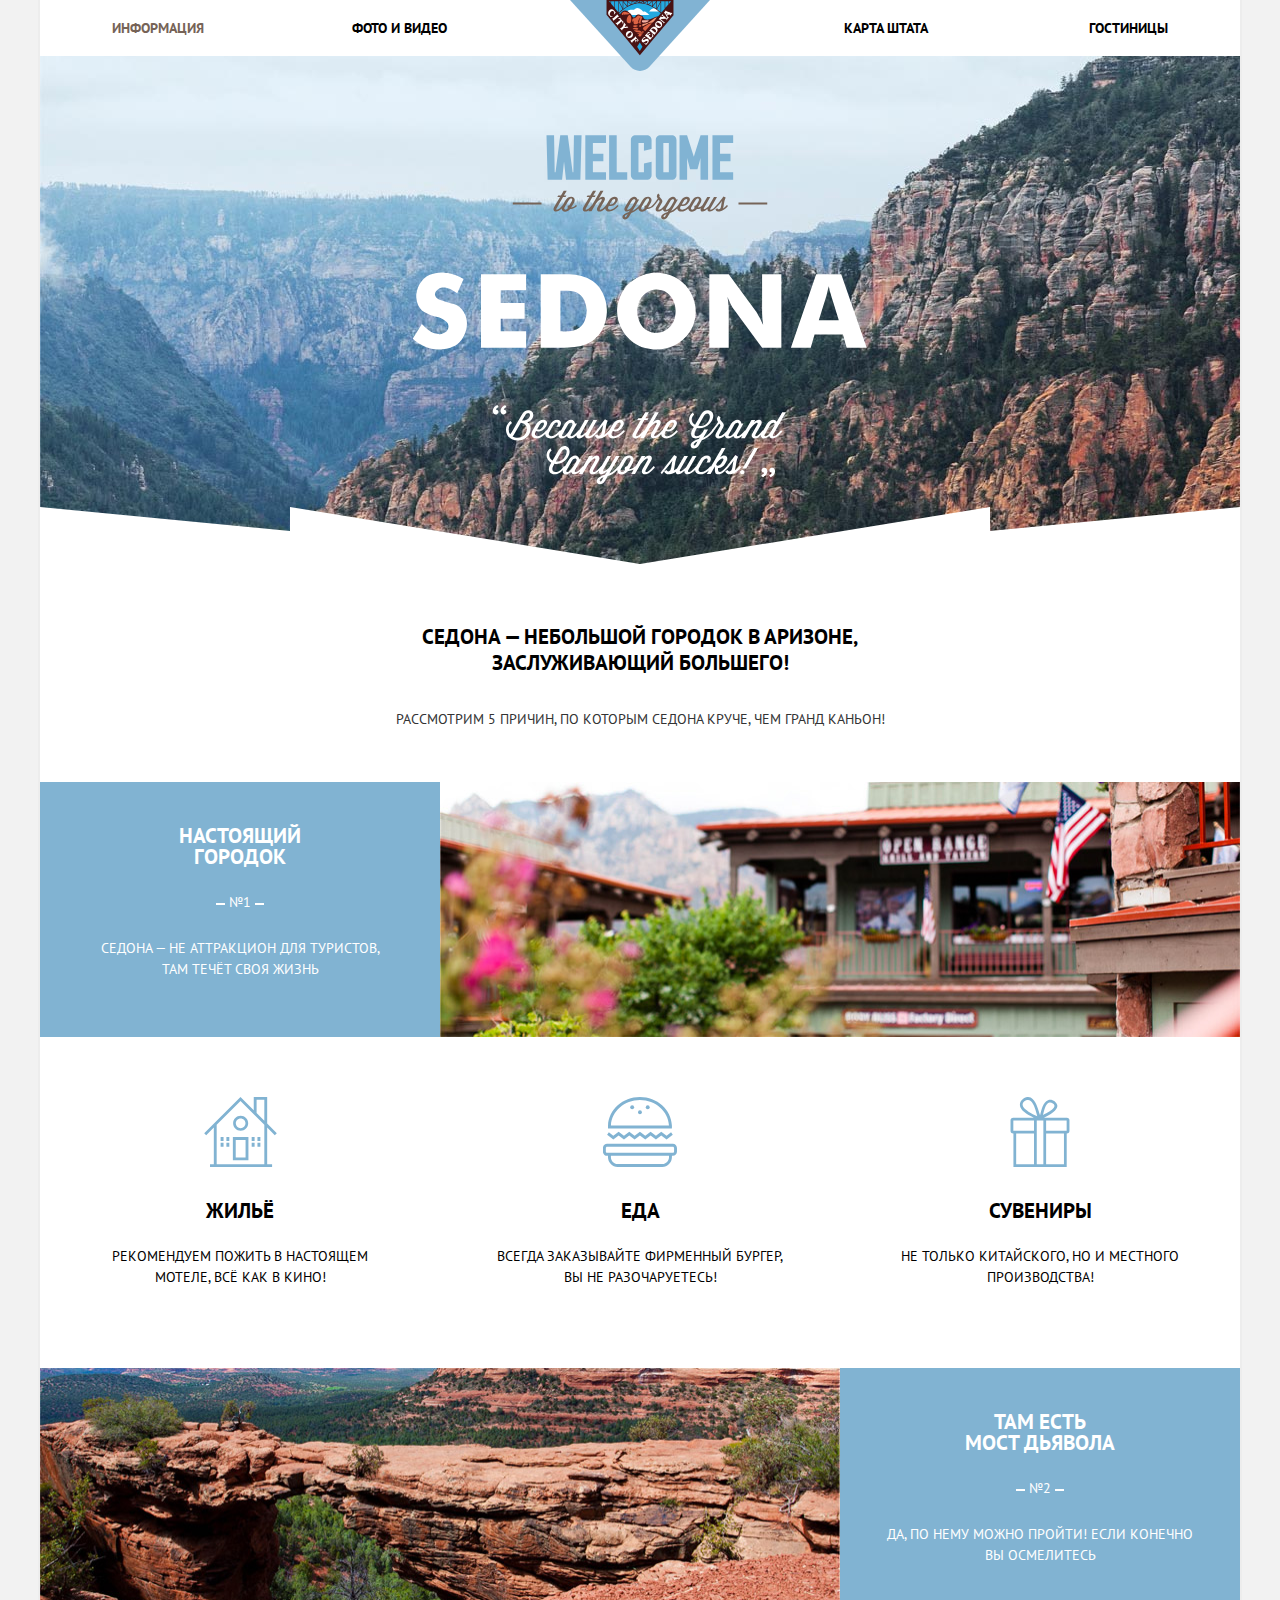
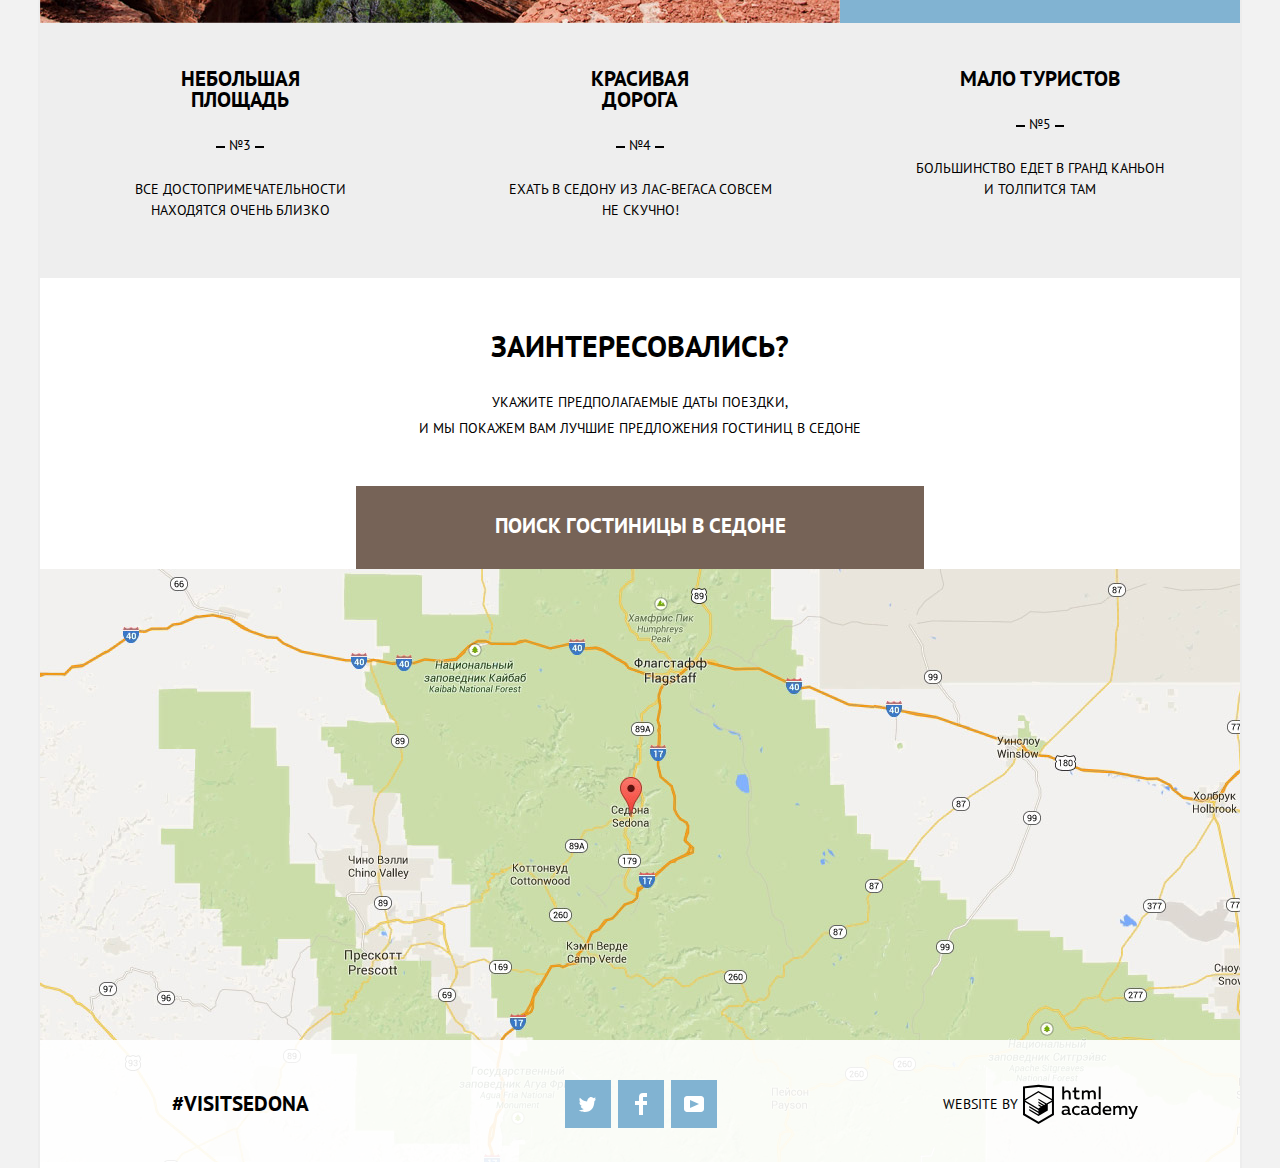
<file: index.html>
<!DOCTYPE html>
<html lang="ru">
<head>
  <meta charset="utf-8">
  <title>Cедона</title>
  <link href="https://fonts.googleapis.com/css?family=PT+Sans:400,700&display=swap&subset=cyrillic" rel="stylesheet">
  <link href="css/normalize.min.css" rel="stylesheet">
  <link href="css/style.min.css" rel="stylesheet">
</head>
<body>
  <div class="wrap">
    <header class="header-page">
      <nav class="main-menu">
        <a class="main-logo"><img src="img/logo-img/logo-sedona.svg" width="140" height="71" alt="Логотип"></a>
        <ul class="site-navigation">
          <li class="active"><a href="#">Информация</a></li>
          <li><a href="#">Фото и видео</a></li>
          <li><a href="#">Карта штата </a></li>
          <li><a href="catalog.html">Гостиницы</a></li>
        </ul>
      </nav>
    </header>
    <main class="container">
      <section class="canyon-img">
        <h1 class="visual-hidden">отдых в Седоне</h1>
        <p class="visual-hidden">Welcome to the gorgeous Sedona</p>
        <p class="visual-hidden">Because the Grand Canyon sucks!</p>
      </section>
      <section class="content">
        <h2 class="content-title">Седона &mdash; небольшой городок в Аризоне, заслуживающий большего!</h2>
        <p class="text-preview">Рассмотрим 5 причин, по которым Седона круче, чем Гранд Каньон!</p>
      </section>
       <section class="reason">
        <ol class="reason-list">
          <li class="first-reason">
            <div class="reason-wrap">
            <h2 class="reason-title">Настоящий городок</h2>
              <p class="number"> №1 </p>
              <p class="reason-text">Седона &mdash; не аттракцион для туристов, там течёт своя жизнь</p>
            </div>
            <img src="img/landscape-img/landscape-3.jpg" alt="Картинка городка" width="800" height="255">
            <ul class="bonus-reason">
            <li>
            <svg xmlns="http://www.w3.org/2000/svg" width="75" height="72" viewBox="0 0 75 72">
            <g fill="#81B3D2">
            <path d="M29.656 65.033h16V41.21h-16v23.823zm2.937-20.899h10.125V62.11H32.593V44.134z" />
            <path d="M72.771 39.253l2.076-2.068-9.908-9.865V0H51.127v13.567L37.5 0 .152 37.185l2.077 2.068 7.832-7.795v37.618H6.124V72h63.875v-2.924H64.94V31.458l7.831 7.795zM62.002 69.076H12.999V28.534L37.5 4.149l24.502 24.385v40.542zm0-44.682l-7.938-7.902V2.924h7.938v21.47z" />
            <path d="M29.906 27.08c0 4.261 3.47 7.713 7.75 7.713 4.279 0 7.75-3.452 7.75-7.713 0-4.259-3.471-7.713-7.75-7.713-4.281 0-7.75 3.454-7.75 7.713zm7.75-4.945c2.744 0 4.969 2.214 4.969 4.945 0 2.732-2.225 4.948-4.969 4.948-2.746 0-4.97-2.216-4.97-4.948 0-2.731 2.225-4.945 4.97-4.945zM17.061 41.21h3v3.919h-3zM22.999 41.21h3v3.919h-3zM17.061 47.182h3v3.919h-3zM22.999 47.182h3v3.919h-3zM48.998 41.21h3v3.919h-3zM54.936 41.21h3v3.919h-3zM48.998 47.182h3v3.919h-3zM54.936 47.182h3v3.919h-3z" /></g>
            </svg>
            <h2 class="reason-title">Жильё</h2>
            <p class="reason-text">Рекомендуем пожить в настоящем мотеле, всё как в кино!</p>
              </li>
              <li>
                <svg xmlns="http://www.w3.org/2000/svg" width="74" height="70" viewBox="0 0 74 70">
                  <g fill="#81B3D2">
                    <path  d="M69.854 46.71H4.051c-2.274 0-4.135 1.94-4.135 4.313v3.504c0 2.372 1.861 4.313 4.135 4.313h.93v1.053c0 5.536 4.341 10.065 9.648 10.065h44.646c5.306 0 9.648-4.529 9.648-10.065V58.84h.93c2.274 0 4.135-1.941 4.135-4.313v-3.504c0-2.373-1.86-4.313-4.134-4.313zm-3.848 13.184c0 3.871-3.019 7.021-6.73 7.021H14.629c-3.711 0-6.731-3.15-6.731-7.021v-1.053h58.107v1.053zm5.065-5.367c0 .688-.558 1.271-1.218 1.271H4.051c-.66 0-1.217-.582-1.217-1.271v-3.504c0-.688.558-1.271 1.217-1.271h65.802c.66 0 1.218.582 1.218 1.271v3.504zM15.634 38.406l5.323 4.059 5.326-4.059 5.328 4.059 5.328-4.059 5.328 4.059 5.329-4.059 5.327 4.059 5.33-4.06 5.336 4.059 6.194-4.712-1.72-2.459-4.474 3.403-5.336-4.057-5.33 4.056-5.327-4.057-5.329 4.057-5.328-4.057-5.328 4.057-5.328-4.057-5.325 4.057-5.323-4.057-5.327 4.057-4.467-3.401-1.721 2.457 6.188 4.714zM7.978 31.544H68.855c.041-.619.069-1.241.069-1.87 0-.394-.016-.783-.032-1.173C68.227 12.657 54.186 0 36.952 0 19.719 0 5.677 12.657 5.013 28.501c-.017.39-.032.78-.032 1.173 0 .629.028 1.251.07 1.87h2.927zM36.952 3.043c15.591 0 28.35 11.316 29.021 25.458H7.931c.673-14.142 13.43-25.458 29.021-25.458z" />
                    <ellipse cx="36.952" cy="15.26" rx="1.945" ry="2.03" />
                    <ellipse cx="29.172" cy="10.23" rx="1.946" ry="2.03" />
                    <ellipse cx="44.732" cy="10.23" rx="1.946" ry="2.03" />
                  </g>
                </svg>
                <h2 class="reason-title">Еда</h2>
                <p class="reason-text">Всегда заказывайте фирменный бургеp, вы не разочаруетесь! </p>
              </li>
              <li>
                <svg xmlns="http://www.w3.org/2000/svg" width="64" height="76" viewBox="0 0 64 76">
                  <path fill-rule="evenodd" clip-rule="evenodd" fill="#81B3D2" d="M61.097 22.501H36.312C50.125 15.602 51.229 11.25 50.72 8.816c-1.162-3.963-5.692-7.023-10.002-5.407-5.569 2.089-7.137 10.388-8.644 16.387-1.924-6.07-3.784-13.814-8.136-17.737C22.677.921 20.843-.205 18.175.031c-4.026.356-9.802 5.382-7.458 10.981 2.251 5.378 9.687 8.777 14.578 11.489H2.879A2.882 2.882 0 0 0 0 25.37v11.322a2.882 2.882 0 0 0 2.879 2.869h.274V76h57.841V39.561h.103a2.882 2.882 0 0 0 2.88-2.869V25.37a2.882 2.882 0 0 0-2.88-2.869zM42.413 5.944c2.103-.31 4.982 1.299 5.255 3.209.393 2.756-3.4 5.255-5.086 6.421-2.523 1.744-4.928 2.643-7.287 4.055.884-3.69 2.549-13.011 7.118-13.685zm-22.882 9.968c-2.225-1.485-6.544-4.431-6.44-7.771.112-3.595 5.743-6.57 8.814-3.886 3.856 3.371 5.713 11.105 7.119 16.557-3.249-1.539-6.328-2.788-9.493-4.9zm5.972 57.114H6.136V39.561h19.368v33.465zm0-36.502H3.046V25.538h22.457v10.986zm10.157 0v36.503h-7.174V25.538h7.174v10.986zm22.351 36.502H38.644V39.561h19.367v33.465zm2.92-36.502H38.644V25.538h22.287v10.986z" />
                </svg>
                <h2 class="reason-title">Сувениры</h2>
                <p class="reason-text">Не только китайского, но и местного производства!</p>
              </li>
            </ul>
          </li>
          <li class="second-reason">
            <img src="img/landscape-img/landscape-2.jpg" alt="Картинка моста" width="800" height="255">
            <div class="reason-wrap second">
              <h2 class="reason-title">Там есть<br> мост Дьявола</h2>
              <p class="number"> №2 </p>
              <p class="reason-text">Да, по нему можно пройти! Если конечно вы осмелитесь</p>
            </div>
          </li>
          <li class="other-reason">
            <div class="reason-wrap">
              <h2 class="reason-title">Небольшая площадь</h2>
              <p class="number other"> №3 </p>
              <p class="reason-text">Все достопримечательности находятся очень близко</p>
            </div>
          </li>
          <li class="other-reason">
            <div class="reason-wrap">
              <h2 class="reason-title">Красивая дорога</h2>
              <p class="number other"> №4 </p>
              <p class="reason-text">Ехать в Седону из Лас-Вегаса совсем не скучно! </p>
            </div>
          </li>
          <li class="other-reason">
            <div class="reason-wrap">
              <h2 class="reason-title">Мало туристов</h2>
              <p class="number other"> №5 </p>
              <p class="reason-text">Большинство едет в Гранд Каньон<br> и толпится там </p>
            </div>
          </li>
        </ol>
      </section>
      <section class="connect">
        <div class="interesting-preview">
          <h2 class="connect-title-interesting">Заинтересовались?</h2>
          <p class="point-date">Укажите предполагаемые даты поездки,<br> и мы покажем вам лучшие предложения гостиниц в Седоне</p>
          <p class="search-title"><button class="title-btn" type="submit">Поиск гостиницы в Седоне</button></p>
        </div>
        <div class="hide-form visual">
         <form class="hotel-search" method="get" action="#">
           <p class="date-field">
              <label for="arrival-field" class="hotel-search-item"><span class="form-text">Дата заезда:</span></label>
              <span class="arrival-calendar">
                <input id="arrival-field" class="date-arrival" type="text" name="arrival-date" placeholder="24 апреля 2017">
                <button class="view-calendar" type="button" aria-label="Календарь"><svg class="calendar-svg" xmlns="http://www.w3.org/2000/svg" width="21" height="22" viewBox="0 0 21 22">
                    <path d="M19.251 2.025h-2.845V.648c0-.381-.294-.689-.656-.689-.363 0-.656.308-.656.689v1.377h-3.938V.648c0-.381-.294-.689-.655-.689-.363 0-.657.308-.657.689v1.377H5.906V.648c0-.381-.294-.689-.656-.689-.363 0-.657.308-.657.689v1.377H1.75C.784 2.025 0 2.847 0 3.862v16.302C0 21.179.784 22 1.75 22h17.501c.966 0 1.749-.821 1.749-1.836V3.862c0-1.015-.783-1.837-1.749-1.837zm.437 18.139a.448.448 0 0 1-.437.459H1.75a.45.45 0 0 1-.438-.459V3.862a.45.45 0 0 1 .438-.459h2.844v1.378c0 .381.294.689.657.689.362 0 .656-.308.656-.689V3.403h3.938v1.378c0 .381.294.689.657.689.361 0 .655-.308.655-.689V3.403h3.938v1.378c0 .381.293.689.656.689.362 0 .656-.308.656-.689V3.403h2.845c.241 0 .437.206.437.459v16.302z" />
                    <path d="M4.594 8.225h2.625v2.066H4.594zM4.594 11.668h2.625v2.067H4.594zM4.594 15.112h2.625v2.066H4.594zM9.188 15.112h2.625v2.066H9.188zM9.188 11.668h2.625v2.067H9.188zM9.188 8.225h2.625v2.066H9.188zM13.781 15.112h2.625v2.066h-2.625zM13.781 11.668h2.625v2.067h-2.625zM13.781 8.225h2.625v2.066h-2.625z" />
                  </svg></button>
              </span>
            </p>
            <p class="date-field">
              <label for="departure-field" class="hotel-search-item"><span class="form-text">Дата выезда:</span></label>
              <span class="arrival-calendar">
                <input id="departure-field" class="date-arrival" type="text" name="departure-date" placeholder="4 июля 2017">
                <button class="view-calendar" type="button" aria-label="Календарь"><svg class="calendar-svg" xmlns="http://www.w3.org/2000/svg" width="21" height="22" viewBox="0 0 21 22">
                    <path d="M19.251 2.025h-2.845V.648c0-.381-.294-.689-.656-.689-.363 0-.656.308-.656.689v1.377h-3.938V.648c0-.381-.294-.689-.655-.689-.363 0-.657.308-.657.689v1.377H5.906V.648c0-.381-.294-.689-.656-.689-.363 0-.657.308-.657.689v1.377H1.75C.784 2.025 0 2.847 0 3.862v16.302C0 21.179.784 22 1.75 22h17.501c.966 0 1.749-.821 1.749-1.836V3.862c0-1.015-.783-1.837-1.749-1.837zm.437 18.139a.448.448 0 0 1-.437.459H1.75a.45.45 0 0 1-.438-.459V3.862a.45.45 0 0 1 .438-.459h2.844v1.378c0 .381.294.689.657.689.362 0 .656-.308.656-.689V3.403h3.938v1.378c0 .381.294.689.657.689.361 0 .655-.308.655-.689V3.403h3.938v1.378c0 .381.293.689.656.689.362 0 .656-.308.656-.689V3.403h2.845c.241 0 .437.206.437.459v16.302z" />
                    <path d="M4.594 8.225h2.625v2.066H4.594zM4.594 11.668h2.625v2.067H4.594zM4.594 15.112h2.625v2.066H4.594zM9.188 15.112h2.625v2.066H9.188zM9.188 11.668h2.625v2.067H9.188zM9.188 8.225h2.625v2.066H9.188zM13.781 15.112h2.625v2.066h-2.625zM13.781 11.668h2.625v2.067h-2.625zM13.781 8.225h2.625v2.066h-2.625z" />
                  </svg></button>
              </span>
            </p>
            <div class="old-item">
              <p class="old-field">
                <label for="adult-field" class="hotel-search-item">
                  <span class="form-text-old">Взрослые:</span></label>
                <span class="number-group">
                  <button class="less-number" type="button">-</button>
                  <input id="adult-field" class="number-field" type="text" name="adult" placeholder="2">
                  <button class="more-number" type="button">+</button>
                </span>
                <label for="children-field" class="hotel-search-item">
                  <span class="text-old-children">Дети:</span></label>
                <span class="number-group">
                  <button class="less-number" type="button">-</button>
                  <input id="children-field" class="number-field" type="text" name="children" placeholder="0">
                  <button class="more-number" type="button">+</button>
                </span>
              </p>
            </div>
            <button class="search-btn" type="submit">Найти</button>
          </form>
        </div>
      </section>
      <div class="map-img">
        <iframe src="https://www.google.com/maps/embed?pb=!1m18!1m12!1m3!1d724914.019741914!2d-111.94522986187921!3d34.91631256878833!2m3!1f0!2f0!3f0!3m2!1i1024!2i768!4f13.1!3m3!1m2!1s0x872da132f942b00d%3A0x5548c523fa6c8efd!2z0KHQtdC00L7QvdCwLCDQkNGA0LjQt9C-0L3QsCA4NjMzNiwg0KHQqNCQ!5e0!3m2!1sru!2sby!4v1561890832528!5m2!1sru!2sby" allowfullscreen></iframe>
      </div>
    </main>
    <footer class="page-footer">
      <p class="mini-link"><a href="#">#Visitsedona</a></p>
      <div class="footer-social">
        <ul class="social-networks">
          <li><a class="social-button" href="#" aria-label="Твиттер">
            <svg class="social-btn-svg" xmlns="http://www.w3.org/2000/svg" xmlns:xlink="http://www.w3.org/1999/xlink" width="17" height="15" viewBox="0 0 17 15">
            <path d="M10.95.144c1.685-.496 2.984.27 3.577 1.179.673-.231 1.331-.481 2.011-.708a2.345 2.345 0 0 1-.857 1.768c.685.17 1.304-.491 1.304-.491-.169 1-1.006 1.788-1.563 2.024-.231 6.75-3.175 11.217-10.077 11.082h-.446c-.41 0-4.164-.46-4.898-1.887 2.271.196 3.893-.422 4.693-1.177-.96-.3-2.679-.477-2.979-2.95.349.106.564.228 1.19.119C1.705 8.247.374 7.53.448 5.33c.285.328 1.067.536 1.34.472C1.085 5.561-.182 2.442.894.85c1.818 1.854 3.735 3.606 7.152 3.773C8.254 2.33 9.183.793 10.95.144z" />
            </svg></a></li>
          <li>
            <a class="social-button" href="#" aria-label="Фейсбук">
              <svg class="social-btn-svg" xmlns="http://www.w3.org/2000/svg" width="12" height="22" viewBox="0 0 12 22">
              <path d="M12 4V0H8a4 4 0 0 0-4 4v4H0v4h4v10h4V12h4V8H8V4h4z" />
              </svg>
            </a>
          </li>
          <li>
            <a class="social-button" href="#" aria-label="Ютуб">
              <svg class="social-btn-svg" xmlns="http://www.w3.org/2000/svg" xmlns:xlink="http://www.w3.org/1999/xlink" width="20" height="16" viewBox="0 0 20 16">
              <path d="M17 0H3C1.35 0 0 1.35 0 3v10c0 1.65 1.35 3 3 3h14c1.65 0 3-1.35 3-3V3c0-1.65-1.35-3-3-3zM6.027 11.998V4.002L15.014 8l-8.987 3.998z" />
              </svg>
            </a>
          </li>
        </ul>
      </div>
      <p class="footer-copyright">Website by<a class="footer-logo" href="https://htmlacademy.ru"> <svg class="logo-html" id="Layer_1" width="115" height="41" data-name="Layer 1" xmlns="http://www.w3.org/2000/svg" viewBox="0 0 108.08 36.85">
            <title>logo-htmlacademy-small1</title>
            <path d="M44.61,26.88a2,2,0,0,0,.55-0.1v1.33a3.25,3.25,0,0,1-1.18.21,1.67,1.67,0,0,1-1.67-1,4.84,4.84,0,0,1-3.14,1.08c-1.51,0-2.91-.83-2.91-2.55,0-2.13,2-2.79,3.71-2.79a11.08,11.08,0,0,1,2.17.25v-0.3c0-1-.76-1.77-2.19-1.77a7.42,7.42,0,0,0-3,.64v-1.7a10.21,10.21,0,0,1,3.19-.55c2.36,0,3.81,1.12,3.81,3.65v3a0.54,0.54,0,0,0,.49.59h0.17Zm-6.44-1.13A1.35,1.35,0,0,0,39.63,27h0.11a3.39,3.39,0,0,0,2.41-1V24.58a9.72,9.72,0,0,0-1.81-.21c-1,0-2.16.33-2.16,1.38h0Zm12.36-6.11a5,5,0,0,1,2.57.64V22a4.08,4.08,0,0,0-2.3-.7,2.75,2.75,0,1,0,0,5.49,5,5,0,0,0,2.43-.64v1.71a6.27,6.27,0,0,1-2.76.57A4.21,4.21,0,0,1,46,24.51q0-.21,0-0.41a4.32,4.32,0,0,1,4.18-4.46h0.38Zm12.17,7.24a2,2,0,0,0,.55-0.1v1.33a3.25,3.25,0,0,1-1.18.21,1.67,1.67,0,0,1-1.67-1,4.84,4.84,0,0,1-3.14,1.08c-1.51,0-2.91-.83-2.91-2.55,0-2.13,2-2.79,3.71-2.79a11.08,11.08,0,0,1,2.17.25v-0.3c0-1-.76-1.77-2.19-1.77a7.42,7.42,0,0,0-3,.64v-1.7a10.21,10.21,0,0,1,3.19-.55c2.36,0,3.81,1.12,3.81,3.65v3a0.54,0.54,0,0,0,.49.59h0.17Zm-6.44-1.13A1.35,1.35,0,0,0,57.73,27h0.11a3.39,3.39,0,0,0,2.41-1V24.58a9.72,9.72,0,0,0-1.81-.21c-1.06,0-2.16.33-2.16,1.38h0ZM73,16V28.2H71.35V26.88a3.88,3.88,0,0,1-3.19,1.54,4.4,4.4,0,0,1,0-8.78,3.81,3.81,0,0,1,3,1.3V16H73Zm-4.53,5.22a2.76,2.76,0,1,0,0,5.52A2.86,2.86,0,0,0,71.15,25V23A2.91,2.91,0,0,0,68.49,21.27ZM79,19.64c3.31,0,4.46,2.68,3.92,5.09H76.7c0.21,1.5,1.67,2.11,3.19,2.11a6.11,6.11,0,0,0,2.64-.59v1.6a7.14,7.14,0,0,1-3,.57C77,28.42,74.78,27,74.78,24a4.18,4.18,0,0,1,4-4.39H79Zm0.09,1.54a2.28,2.28,0,0,0-2.44,2.1v0.06H81.3A2,2,0,0,0,79.13,21.18Zm5.73,7V19.87h1.65v1a3.81,3.81,0,0,1,2.78-1.27A2.86,2.86,0,0,1,91.89,21a4.12,4.12,0,0,1,2.91-1.33A3.06,3.06,0,0,1,98,23V28.2h-1.9V23.05a1.59,1.59,0,0,0-1.42-1.75H94.42a2.8,2.8,0,0,0-2.07,1.12V28.2h-1.9V23.05A1.59,1.59,0,0,0,89,21.31H88.8a3,3,0,0,0-2.21,1.29v5.63H84.86Zm21.31-8.33h1.9l-3.91,9.46c-0.9,2.17-2.09,2.86-3.35,2.86a4.76,4.76,0,0,1-1.1-.14V30.46a2.86,2.86,0,0,0,.85.12c0.9,0,1.58-.64,2.07-1.9l0.17-.42-4-8.4h2l2.86,6.29ZM38.73,1.46V6.22a3.81,3.81,0,0,1,2.7-1.14,3.25,3.25,0,0,1,3.44,3.4v5.15H43V8.72a1.81,1.81,0,0,0-1.61-2h-0.3a2.93,2.93,0,0,0-2.32,1.39v5.52h-1.9V1.46h1.9ZM49.94,2.31v3h3V6.91h-3v3.81c0,1.1.5,1.46,1.58,1.46a4.49,4.49,0,0,0,1.69-.33v1.6A6.8,6.8,0,0,1,51,13.8a2.55,2.55,0,0,1-2.86-2.74V6.89H46.58V5.26h1.5V2.74Zm5.4,11.31V5.28H57v1A3.81,3.81,0,0,1,59.77,5a2.86,2.86,0,0,1,2.6,1.33A4.12,4.12,0,0,1,65.28,5,3.06,3.06,0,0,1,68.44,8.4v5.21h-1.9V8.46a1.59,1.59,0,0,0-1.42-1.75H64.89a2.8,2.8,0,0,0-2.07,1.12v5.78h-1.9V8.46A1.59,1.59,0,0,0,59.5,6.71H59.27A3,3,0,0,0,57.06,8v5.63H55.34ZM71.17,1.45H73V13.6H71.17V1.45ZM14.71,0H14.55L0,1.54V28.21l14.55,8.66,14.55-8.66V1.54Zm12.5,27.1L14.55,34.64,1.9,27.12V16.18l12.59,7.5V25L5.86,19.9v1.31l8.68,5.21v1.39L5.87,22.65V24l8.68,5.21,8.75-5.24V18.31L27.2,16V27.12Zm0-12.53-3.48,2-1.6,1L14.51,13v1.31L21,18.23H21l-0.14.09-1,.54-5.37-3.2V17l4.24,2.52-1,.67-3.2-1.9v1.31l2.1,1.24L14.5,22.1,2,14.65,14.51,7.11Zm0-1.32L14.49,5.76,1.91,13.25v-10L14.56,1.92,27.21,3.25v10h0Z"
              transform="translate(0 -0.02)" />
          </svg>
        </a>
      </p>
    </footer>
  </div>
 <script src="js/script.min.js"></script>
</body>
</html>
</file>
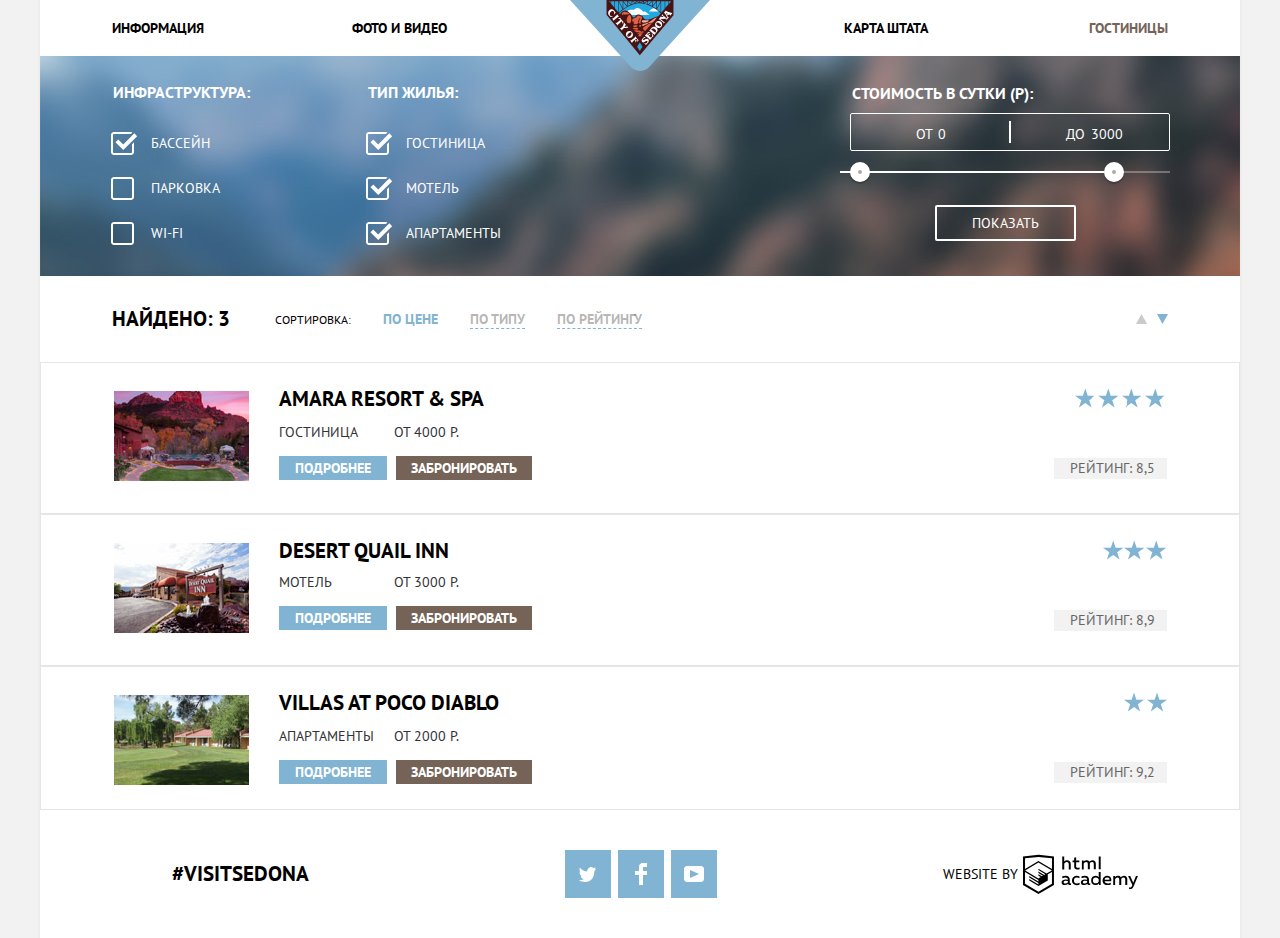
<file: catalog.html>
<!DOCTYPE html>
<html lang="ru">
<head>
  <meta charset="utf-8">
  <title>Cедона</title>
  <link href="https://fonts.googleapis.com/css?family=PT+Sans:400,700&display=swap&subset=cyrillic" rel="stylesheet">
  <link href="css/normalize.min.css" rel="stylesheet">
  <link href="css/style.min.css" rel="stylesheet">
</head>
<body>
  <div class="wrap">
    <header class="header-page">
      <nav class="main-menu">
        <div class="menu-wrapper"><a class="main-logo" href="index.html"><img src="img/logo-img/logo-sedona.svg" width="140" height="71" alt="Логотип"></a>
          <ul class="site-navigation">
            <li><a href="index.html">Информация</a></li>
            <li><a href="#">Фото и видео</a></li>
            <li><a href="#">Карта штата</a></li>
            <li class="active"><a>Гостиницы</a></li>
          </ul>
        </div>
      </nav>
    </header>
    <main>
      <form class="choice-condition" method="get" action="#">
        <h1 class="visual-hidden">Отели Седоны</h1>
        <h2 class="visual-hidden">Выбор отеля</h2>
        <div class="infrastructure">
          <h3 class="infrastructure-title">Инфраструктура: </h3>
          <ul class="infrastructure-option">
            <li>
              <label class="choice-label">
                <input class="check-input" type="checkbox" name="pool" checked><svg class="checkbox-checked" xmlns="http://www.w3.org/2000/svg" width="27" height="23" viewBox="0 0 27 23" fill="#FFFFFF">
                  <path  d="M7.285 7.486l-2.829 2.829 7.783 7.783L26.171 4.166l-2.828-2.829-11.104 11.102z" />
                  <path  d="M21 20c0 .542-.458 1-1 1H3c-.542 0-1-.458-1-1V3c0-.542.458-1 1-1h16.908L21.493.415A2.96 2.96 0 0 0 20 0H3C1.35 0 0 1.35 0 3v17c0 1.65 1.35 3 3 3h17c1.65 0 3-1.35 3-3v-9.829l-2 2V20z" /></svg>
                <svg class="checkbox-empty" xmlns="http://www.w3.org/2000/svg" width="23" height="23" viewBox="0 0 23 23" fill="#FFFFFF">
                  <path  d="M20 2c.542 0 1 .458 1 1v17c0 .542-.458 1-1 1H3c-.542 0-1-.458-1-1V3c0-.542.458-1 1-1h17m0-2H3C1.35 0 0 1.35 0 3v17c0 1.65 1.35 3 3 3h17c1.65 0 3-1.35 3-3V3c0-1.65-1.35-3-3-3z" /></svg>
                  Бассейн
              </label>
            </li>
            <li>
              <label class="choice-label">
                <input class="check-input"  type="checkbox" name="parking"><svg class="checkbox-checked" xmlns="http://www.w3.org/2000/svg" width="27" height="23" viewBox="0 0 27 23" fill="#FFFFFF">
                  <path  d="M7.285 7.486l-2.829 2.829 7.783 7.783L26.171 4.166l-2.828-2.829-11.104 11.102z" />
                  <path  d="M21 20c0 .542-.458 1-1 1H3c-.542 0-1-.458-1-1V3c0-.542.458-1 1-1h16.908L21.493.415A2.96 2.96 0 0 0 20 0H3C1.35 0 0 1.35 0 3v17c0 1.65 1.35 3 3 3h17c1.65 0 3-1.35 3-3v-9.829l-2 2V20z" /></svg>
                <svg class="checkbox-empty" xmlns="http://www.w3.org/2000/svg" width="23" height="23" viewBox="0 0 23 23" fill="#FFFFFF">
                  <path  d="M20 2c.542 0 1 .458 1 1v17c0 .542-.458 1-1 1H3c-.542 0-1-.458-1-1V3c0-.542.458-1 1-1h17m0-2H3C1.35 0 0 1.35 0 3v17c0 1.65 1.35 3 3 3h17c1.65 0 3-1.35 3-3V3c0-1.65-1.35-3-3-3z" /></svg>
                  Парковка
              </label>
            </li>
            <li>
              <label class="choice-label">
                <input class="check-input" type="checkbox" name="wi-fi"><svg class="checkbox-checked" xmlns="http://www.w3.org/2000/svg" width="27" height="23" viewBox="0 0 27 23" fill="#FFFFFF">
                  <path  d="M7.285 7.486l-2.829 2.829 7.783 7.783L26.171 4.166l-2.828-2.829-11.104 11.102z" />
                  <path  d="M21 20c0 .542-.458 1-1 1H3c-.542 0-1-.458-1-1V3c0-.542.458-1 1-1h16.908L21.493.415A2.96 2.96 0 0 0 20 0H3C1.35 0 0 1.35 0 3v17c0 1.65 1.35 3 3 3h17c1.65 0 3-1.35 3-3v-9.829l-2 2V20z" /></svg>
                <svg class="checkbox-empty" xmlns="http://www.w3.org/2000/svg" width="23" height="23" viewBox="0 0 23 23" fill="#FFFFFF">
                  <path  d="M20 2c.542 0 1 .458 1 1v17c0 .542-.458 1-1 1H3c-.542 0-1-.458-1-1V3c0-.542.458-1 1-1h17m0-2H3C1.35 0 0 1.35 0 3v17c0 1.65 1.35 3 3 3h17c1.65 0 3-1.35 3-3V3c0-1.65-1.35-3-3-3z" /></svg>
                  Wi-fi
              </label>
            </li>
          </ul>
        </div>
        <div class="housing">
          <h3 class="housing-title">Тип жилья:</h3>
          <ul class="housing-option">
            <li>
              <label class="choice-label">
                <input class="check-input" type="checkbox" name="hotel" checked ><svg class="checkbox-checked" xmlns="http://www.w3.org/2000/svg" width="27" height="23" viewBox="0 0 27 23" fill="#FFFFFF">
                  <path  d="M7.285 7.486l-2.829 2.829 7.783 7.783L26.171 4.166l-2.828-2.829-11.104 11.102z" />
                  <path  d="M21 20c0 .542-.458 1-1 1H3c-.542 0-1-.458-1-1V3c0-.542.458-1 1-1h16.908L21.493.415A2.96 2.96 0 0 0 20 0H3C1.35 0 0 1.35 0 3v17c0 1.65 1.35 3 3 3h17c1.65 0 3-1.35 3-3v-9.829l-2 2V20z" /></svg>
                <svg class="checkbox-empty" xmlns="http://www.w3.org/2000/svg" width="23" height="23" viewBox="0 0 23 23" fill="#FFFFFF">
                  <path  d="M20 2c.542 0 1 .458 1 1v17c0 .542-.458 1-1 1H3c-.542 0-1-.458-1-1V3c0-.542.458-1 1-1h17m0-2H3C1.35 0 0 1.35 0 3v17c0 1.65 1.35 3 3 3h17c1.65 0 3-1.35 3-3V3c0-1.65-1.35-3-3-3z" /></svg>
                  Гостиница
              </label>
            </li>
            <li>
              <label class="choice-label">
                <input class="check-input" type="checkbox" name="motel" checked ><svg class="checkbox-checked" xmlns="http://www.w3.org/2000/svg" width="27" height="23" viewBox="0 0 27 23" fill="#FFFFFF">
                  <path  d="M7.285 7.486l-2.829 2.829 7.783 7.783L26.171 4.166l-2.828-2.829-11.104 11.102z" />
                  <path  d="M21 20c0 .542-.458 1-1 1H3c-.542 0-1-.458-1-1V3c0-.542.458-1 1-1h16.908L21.493.415A2.96 2.96 0 0 0 20 0H3C1.35 0 0 1.35 0 3v17c0 1.65 1.35 3 3 3h17c1.65 0 3-1.35 3-3v-9.829l-2 2V20z" /></svg>
                <svg class="checkbox-empty" xmlns="http://www.w3.org/2000/svg" width="23" height="23" viewBox="0 0 23 23" fill="#FFFFFF">
                  <path  d="M20 2c.542 0 1 .458 1 1v17c0 .542-.458 1-1 1H3c-.542 0-1-.458-1-1V3c0-.542.458-1 1-1h17m0-2H3C1.35 0 0 1.35 0 3v17c0 1.65 1.35 3 3 3h17c1.65 0 3-1.35 3-3V3c0-1.65-1.35-3-3-3z" /></svg>
                  Мотель
              </label>
            </li>
            <li>
              <label class="choice-label">
                <input class="check-input" type="checkbox" name="apartments" checked><svg class="checkbox-checked" xmlns="http://www.w3.org/2000/svg" width="27" height="23" viewBox="0 0 27 23" fill="#FFFFFF">
                  <path  d="M7.285 7.486l-2.829 2.829 7.783 7.783L26.171 4.166l-2.828-2.829-11.104 11.102z" />
                  <path  d="M21 20c0 .542-.458 1-1 1H3c-.542 0-1-.458-1-1V3c0-.542.458-1 1-1h16.908L21.493.415A2.96 2.96 0 0 0 20 0H3C1.35 0 0 1.35 0 3v17c0 1.65 1.35 3 3 3h17c1.65 0 3-1.35 3-3v-9.829l-2 2V20z" /></svg>
                <svg class="checkbox-empty" xmlns="http://www.w3.org/2000/svg" width="23" height="23" viewBox="0 0 23 23" fill="#FFFFFF">
                  <path  d="M20 2c.542 0 1 .458 1 1v17c0 .542-.458 1-1 1H3c-.542 0-1-.458-1-1V3c0-.542.458-1 1-1h17m0-2H3C1.35 0 0 1.35 0 3v17c0 1.65 1.35 3 3 3h17c1.65 0 3-1.35 3-3V3c0-1.65-1.35-3-3-3z" /></svg>
                  Апартаменты
              </label>
            </li>
          </ul>
        </div>
        <div class="filter-range">
          <div class="filter-range-title">Стоимость в сутки (р):</div>
          <div class="price-controls">
            <label class="min-price">от <input type="text" name="min-price" value="0"></label>
            <label class="max-price">до <input type="text" name="max-price" value="3000"></label>
          </div>
          <div class="range-controls">
            <div class="scale">
              <div class="bar"></div>
            </div>
            <div class="range-toggle range-toggle-min"></div>
            <div class="range-toggle range-toggle-max"></div>
          </div>
          <button class="btn-transparent" type="submit">Показать</button>
        </div>
      </form>
      <div class="filter-sorting">
        <span class="find-number">Найдено: 3</span>
        <div class="sorting-of-type">
          <h3 class="sorting-title">Сортировка:</h3>
          <ul class="sorting-list">
            <li><a class="price">по цене</a></li>
            <li><a class="for-type" href="#">по типу</a></li>
            <li><a class="for-rating" href="#">по рейтингу</a></li>
          </ul>
        </div>
        <div class="sorting-for-number">
          <h3 class="visual-hidden">Сортировка по возрастанию и убыванию</h3>
          <ul class="sorting-btn">
            <li>
              <a class="sorting-btn-link" aria-label="Сортировка по возрастанию">
                <svg xmlns="http://www.w3.org/2000/svg" width="11" height="10" viewBox="0 0 11 10">
                  <path d="M5.5 0L0 10h11z" /></svg>
              </a>
            </li>
            <li>
              <a class="sorting-btn-link active" href="#" aria-label="Сортировка по убыванию">
                <svg xmlns="http://www.w3.org/2000/svg" width="11" height="10" viewBox="0 0 11 10">
                  <path fill="#81b3d2" d="M5.5 10L0 0h11" /></svg>
              </a>
            </li>
          </ul>
        </div>
      </div>
      <section class="catalog">
        <h1 class="visual-hidden">Каталог жилья</h1>
        <ul class="catalog-list">
          <li class="catalog-item">
            <a href="#" class="hotels-img">
              <img src="img/hotel-img/hotel-1.jpg" alt="Гостиница" width="135" height="90"></a>
            <div class="hotels-choice">
              <h2 class="hotels-name"><a href="#">Amara resort & Spa</a></h2>
              <p class="catalog-information">
                <span class="hotels-type">Гостиница</span>
                <span class="hotels-price">от 4000 Р.</span>
              </p>
              <div class="buttons">
                <a href="#" class="catalog-btn">Подробнее</a>
                <a href="#" class="catalog-btn-order">Забронировать</a>
              </div>
            </div>
            <div class="hotels-stars">
              <p class="stars-number">
                <span class="visual-hidden">4 звезды</span>
              </p>
              <p class="rating">Рейтинг: 8,5</p>
            </div>
          </li>
          <li class="catalog-item">
            <a href="#" class="hotels-img">
              <img src="img/hotel-img/hotel-2.jpg" alt="Мотель" width="135" height="90"></a>
            <div class="hotels-choice">
              <h2 class="hotels-name"><a href="#">Desert Quail Inn</a></h2>
              <p class="catalog-information motel">
                <span class="hotels-type">Мотель</span>
                <span class="hotels-price">от 3000 Р.</span>
              </p>
              <div class="buttons">
                <a href="#" class="catalog-btn">Подробнее</a>
                <a href="#" class="catalog-btn-order">Забронировать</a>
              </div>
            </div>
            <div class="hotels-stars">
              <p class="stars-number two">
                <span class="visual-hidden">3 звезды</span>
              </p>
              <p class="rating">Рейтинг: 8,9</p>
            </div>
          </li>
          <li class="catalog-item">
            <a href="#" class="hotels-img">
              <img src="img/hotel-img/hotel-3.jpg" alt="Апартаменты" width="135" height="90"></a>
            <div class="hotels-choice">
              <h2 class="hotels-name"><a href="#">Villas At Poco Diablo</a></h2>
              <p class="catalog-information">
                <span class="hotels-type">Апартаменты</span>
                <span class="hotels-price">от 2000 Р.</span>
              </p>
              <div class="buttons">
                <a href="#" class="catalog-btn">Подробнее</a>
                <a href="#" class="catalog-btn-order">Забронировать</a>
              </div>
            </div>
            <div class="hotels-stars">
              <p class="stars-number three">
                <span class="visual-hidden">2 звезды</span>
              </p>
              <p class="rating">Рейтинг: 9,2</p>
            </div>
          </li>
        </ul>
      </section>
     </main>
     <footer class="page-footer">
      <p class="mini-link"><a href="#">#Visitsedona</a></p>
      <div class="footer-social">
        <ul class="social-networks">
          <li>
            <a class="social-button" href="#" aria-label="Твиттер">
             <svg class="social-btn-svg" xmlns="http://www.w3.org/2000/svg" xmlns:xlink="http://www.w3.org/1999/xlink" width="17" height="15" viewBox="0 0 17 15">
              <path  d="M10.95.144c1.685-.496 2.984.27 3.577 1.179.673-.231 1.331-.481 2.011-.708a2.345 2.345 0 0 1-.857 1.768c.685.17 1.304-.491 1.304-.491-.169 1-1.006 1.788-1.563 2.024-.231 6.75-3.175 11.217-10.077 11.082h-.446c-.41 0-4.164-.46-4.898-1.887 2.271.196 3.893-.422 4.693-1.177-.96-.3-2.679-.477-2.979-2.95.349.106.564.228 1.19.119C1.705 8.247.374 7.53.448 5.33c.285.328 1.067.536 1.34.472C1.085 5.561-.182 2.442.894.85c1.818 1.854 3.735 3.606 7.152 3.773C8.254 2.33 9.183.793 10.95.144z" />
             </svg>
            </a>
          </li>
          <li>
           <a class="social-button" href="#" aria-label="Фейсбук">
            <svg class="social-btn-svg" xmlns="http://www.w3.org/2000/svg" width="12" height="22" viewBox="0 0 12 22">
              <path d="M12 4V0H8a4 4 0 0 0-4 4v4H0v4h4v10h4V12h4V8H8V4h4z" />
            </svg>
           </a>
          </li>
          <li>
            <a class="social-button" href="#" aria-label="Ютуб">
              <svg class="social-btn-svg" xmlns="http://www.w3.org/2000/svg" xmlns:xlink="http://www.w3.org/1999/xlink" width="20" height="16" viewBox="0 0 20 16">
                <path d="M17 0H3C1.35 0 0 1.35 0 3v10c0 1.65 1.35 3 3 3h14c1.65 0 3-1.35 3-3V3c0-1.65-1.35-3-3-3zM6.027 11.998V4.002L15.014 8l-8.987 3.998z" />
              </svg>
            </a>
          </li>
        </ul>
      </div>
       <p class="footer-copyright">Website by<a class="footer-logo" href="https://htmlacademy.ru">
         <svg class="logo-html" id="Layer_1" width="115" height="41" data-name="Layer 1" xmlns="http://www.w3.org/2000/svg" viewBox="0 0 108.08 36.85">
            <title>logo-htmlacademy-small1</title>
          <path d="M44.61,26.88a2,2,0,0,0,.55-0.1v1.33a3.25,3.25,0,0,1-1.18.21,1.67,1.67,0,0,1-1.67-1,4.84,4.84,0,0,1-3.14,1.08c-1.51,0-2.91-.83-2.91-2.55,0-2.13,2-2.79,3.71-2.79a11.08,11.08,0,0,1,2.17.25v-0.3c0-1-.76-1.77-2.19-1.77a7.42,7.42,0,0,0-3,.64v-1.7a10.21,10.21,0,0,1,3.19-.55c2.36,0,3.81,1.12,3.81,3.65v3a0.54,0.54,0,0,0,.49.59h0.17Zm-6.44-1.13A1.35,1.35,0,0,0,39.63,27h0.11a3.39,3.39,0,0,0,2.41-1V24.58a9.72,9.72,0,0,0-1.81-.21c-1,0-2.16.33-2.16,1.38h0Zm12.36-6.11a5,5,0,0,1,2.57.64V22a4.08,4.08,0,0,0-2.3-.7,2.75,2.75,0,1,0,0,5.49,5,5,0,0,0,2.43-.64v1.71a6.27,6.27,0,0,1-2.76.57A4.21,4.21,0,0,1,46,24.51q0-.21,0-0.41a4.32,4.32,0,0,1,4.18-4.46h0.38Zm12.17,7.24a2,2,0,0,0,.55-0.1v1.33a3.25,3.25,0,0,1-1.18.21,1.67,1.67,0,0,1-1.67-1,4.84,4.84,0,0,1-3.14,1.08c-1.51,0-2.91-.83-2.91-2.55,0-2.13,2-2.79,3.71-2.79a11.08,11.08,0,0,1,2.17.25v-0.3c0-1-.76-1.77-2.19-1.77a7.42,7.42,0,0,0-3,.64v-1.7a10.21,10.21,0,0,1,3.19-.55c2.36,0,3.81,1.12,3.81,3.65v3a0.54,0.54,0,0,0,.49.59h0.17Zm-6.44-1.13A1.35,1.35,0,0,0,57.73,27h0.11a3.39,3.39,0,0,0,2.41-1V24.58a9.72,9.72,0,0,0-1.81-.21c-1.06,0-2.16.33-2.16,1.38h0ZM73,16V28.2H71.35V26.88a3.88,3.88,0,0,1-3.19,1.54,4.4,4.4,0,0,1,0-8.78,3.81,3.81,0,0,1,3,1.3V16H73Zm-4.53,5.22a2.76,2.76,0,1,0,0,5.52A2.86,2.86,0,0,0,71.15,25V23A2.91,2.91,0,0,0,68.49,21.27ZM79,19.64c3.31,0,4.46,2.68,3.92,5.09H76.7c0.21,1.5,1.67,2.11,3.19,2.11a6.11,6.11,0,0,0,2.64-.59v1.6a7.14,7.14,0,0,1-3,.57C77,28.42,74.78,27,74.78,24a4.18,4.18,0,0,1,4-4.39H79Zm0.09,1.54a2.28,2.28,0,0,0-2.44,2.1v0.06H81.3A2,2,0,0,0,79.13,21.18Zm5.73,7V19.87h1.65v1a3.81,3.81,0,0,1,2.78-1.27A2.86,2.86,0,0,1,91.89,21a4.12,4.12,0,0,1,2.91-1.33A3.06,3.06,0,0,1,98,23V28.2h-1.9V23.05a1.59,1.59,0,0,0-1.42-1.75H94.42a2.8,2.8,0,0,0-2.07,1.12V28.2h-1.9V23.05A1.59,1.59,0,0,0,89,21.31H88.8a3,3,0,0,0-2.21,1.29v5.63H84.86Zm21.31-8.33h1.9l-3.91,9.46c-0.9,2.17-2.09,2.86-3.35,2.86a4.76,4.76,0,0,1-1.1-.14V30.46a2.86,2.86,0,0,0,.85.12c0.9,0,1.58-.64,2.07-1.9l0.17-.42-4-8.4h2l2.86,6.29ZM38.73,1.46V6.22a3.81,3.81,0,0,1,2.7-1.14,3.25,3.25,0,0,1,3.44,3.4v5.15H43V8.72a1.81,1.81,0,0,0-1.61-2h-0.3a2.93,2.93,0,0,0-2.32,1.39v5.52h-1.9V1.46h1.9ZM49.94,2.31v3h3V6.91h-3v3.81c0,1.1.5,1.46,1.58,1.46a4.49,4.49,0,0,0,1.69-.33v1.6A6.8,6.8,0,0,1,51,13.8a2.55,2.55,0,0,1-2.86-2.74V6.89H46.58V5.26h1.5V2.74Zm5.4,11.31V5.28H57v1A3.81,3.81,0,0,1,59.77,5a2.86,2.86,0,0,1,2.6,1.33A4.12,4.12,0,0,1,65.28,5,3.06,3.06,0,0,1,68.44,8.4v5.21h-1.9V8.46a1.59,1.59,0,0,0-1.42-1.75H64.89a2.8,2.8,0,0,0-2.07,1.12v5.78h-1.9V8.46A1.59,1.59,0,0,0,59.5,6.71H59.27A3,3,0,0,0,57.06,8v5.63H55.34ZM71.17,1.45H73V13.6H71.17V1.45ZM14.71,0H14.55L0,1.54V28.21l14.55,8.66,14.55-8.66V1.54Zm12.5,27.1L14.55,34.64,1.9,27.12V16.18l12.59,7.5V25L5.86,19.9v1.31l8.68,5.21v1.39L5.87,22.65V24l8.68,5.21,8.75-5.24V18.31L27.2,16V27.12Zm0-12.53-3.48,2-1.6,1L14.51,13v1.31L21,18.23H21l-0.14.09-1,.54-5.37-3.2V17l4.24,2.52-1,.67-3.2-1.9v1.31l2.1,1.24L14.5,22.1,2,14.65,14.51,7.11Zm0-1.32L14.49,5.76,1.91,13.25v-10L14.56,1.92,27.21,3.25v10h0Z"
          transform="translate(0 -0.02)" />
          </svg>
         </a>
       </p>
    </footer>
  </div>
</body>
</file>
<file: css/style.min.css>
body{margin:0;padding:0;font-family:"PT Sans",Arial,sans-serif;font-size:14px;line-height:26px;font-weight:400;color:#000;text-transform:uppercase;background-color:#f2f2f2}.wrap{width:1200px;margin:0 auto;background-color:#fff;-webkit-box-shadow:2px 0 0 0 rgba(219, 219, 219, 0.2), -2px 0 0 0 rgba(219, 219, 219, 0.2);box-shadow:2px 0 0 0 rgba(219, 219, 219, 0.2), -2px 0 0 0 rgba(219,219,219,0.2)}a{text-decoration:none;color:#000;font-weight:700}.img{max-width:100%;height:auto}svg{fill:currentColor}.main-menu{display:-webkit-box;display:-ms-flexbox;display:flex}.main-logo{width:140px;height:72px;position:absolute;left:50%;margin:0 0 0 -70px;z-index:100}.site-navigation{list-style:none;display:-webkit-box;display:-ms-flexbox;display:flex;margin:0;padding:15px 72px;font-weight:700;-ms-flex-wrap:wrap;flex-wrap:wrap}.site-navigation li{vertical-align:middle}.site-navigation li:first-child{text-align:left;width:240px}.site-navigation li:nth-child(2){text-align:left;width:288px}.site-navigation li:nth-child(3){text-align:right;width:288px}.site-navigation li:last-child{text-align:right;width:240px}.site-navigation a:hover{color:#81b3d2}.site-navigation a:focus{color:#b2b2b2}.active a{color:#766357;font-weight:bold}.canyon-img{background-color:#263439;width:100%;height:508px;background-image:url("../img/landscape-img/intro-welcome.svg"), url("../img/landscape-img/landscape-1.jpg");background-repeat:no-repeat;background-size:460px 350px, 1200px 773px;background-position:50% 50%, 50% -50px;position:relative}.canyon-img::after{content:" ";background-image:url("../img/landscape-img/intro-mask.svg");width:100%;height:59px;background-position:50% 100%;background-repeat:no-repeat;background-size:cover;position:absolute;z-index:500;bottom:-2px;left:0}.visual-hidden{display:none}.content{padding-top:60px;padding-bottom:50px;text-align:center}.content-title{font-size:21px;line-height:26px;font-weight:700;width:450px;margin:0 auto 30px}.text-preview{font-size:14px;line-height:26px;font-weight:400;color:#333;margin:0}.reason-list,.bonus-reason{list-style:none;padding:0;margin:0}.reason-list{display:-webkit-box;display:-ms-flexbox;display:flex;-ms-flex-wrap:wrap;flex-wrap:wrap}.first-reason{display:-webkit-box;display:-ms-flexbox;display:flex;-ms-flex-wrap:wrap;flex-wrap:wrap;width:100%;color:#fff;min-height:580px}.reason-wrap{width:280px;background-color:#81b3d2;text-align:center;padding-top:43px;padding-left:60px;padding-right:60px;padding-bottom:40px}.other-reason .reason-wrap{width:400px;background-color:#eee;min-height:255px;text-align:center;-webkit-box-sizing:border-box;box-sizing:border-box;padding-top:45px}.second{-webkit-box-flex:1;-ms-flex-positive:1;flex-grow:1;padding-left:40px;padding-right:40px}.reason-title{margin:0;width:160px;margin:auto;margin-bottom:25px;font-family:"PT Sans",Arial,sans-serif;font-size:21px;line-height:21px;font-weight:700}.reason-text{margin:0;font-size:14px;line-height:21px;font-weight:400}.number{margin:0;margin-bottom:25px;line-height:21px;font-size:14px}.other{margin-bottom:23px}.number::after,.number::before{content:" ";width:9px;height:2px;display:inline-block;vertical-align:middle;background-color:currentcolor}.bonus-reason{min-height:330px;display:-webkit-box;display:-ms-flexbox;display:flex;color:#000}.bonus-reason-text{margin:0}.bonus-reason li{text-align:center;width:400px;padding-top:60px;padding-bottom:80px;padding-left:55px;padding-right:55px;-webkit-box-sizing:border-box;box-sizing:border-box}.bonus-reason svg{margin-bottom:25px;height:70px}.second-reason{display:-webkit-box;display:-ms-flexbox;display:flex;width:100%;color:#fff}.connect{position:relative;text-align:center}.interesting-preview{padding-top:50px;position:relative;margin-top:0;-webkit-box-sizing:border-box;box-sizing:border-box}.connect-title-interesting{margin:0;font-size:30px;line-height:36px;font-weight:700;margin-bottom:25px}.point-date{margin:0;margin-bottom:45px}.search-title{width:568px;margin:0 auto}.title-btn{width:100%;padding-top:27px;padding-bottom:30px;text-transform:uppercase;border:none;background-color:#766357;font-size:21px;line-height:26px;font-weight:700;color:#fff}.title-btn:hover{background-color:#604e43}.title-btn:active{background-color:#503e33;color:rgba(255,255,255,0.3)}.hide-form{width:568px;left:50%;margin-left:-284px;position:absolute;z-index:150;display:block;-webkit-animation-name:stretching;animation-name:stretching;-webkit-animation-duration:1s;animation-duration:1s;animation-direction:reverse}@-webkit-keyframes stretching{0%{-webkit-transform:translatey(0px);transform:translatey(0px)}100%{-webkit-transform:translatey(-400px);transform:translatey(-400px)}}@keyframes stretching{0%{-webkit-transform:translatey(0px);transform:translatey(0px)}100%{-webkit-transform:translatey(-400px);transform:translatey(-400px)}}.visual{display:none}.hotel-search{padding:58px 56px 56px;width:568px;background-color:#fff;text-align:left;-webkit-box-sizing:border-box;box-sizing:border-box}.date-field{margin:0 0 30px;display:-webkit-box;display:-ms-flexbox;display:flex}.hotel-search-item{font-size:14px;font-weight:700;background-color:#fff;display:-webkit-box;display:-ms-flexbox;display:flex;-ms-flex-wrap:nowrap;flex-wrap:nowrap;-webkit-box-align:center;-ms-flex-align:center;align-items:center}.form-text{width:112px}.arrival-calendar{-webkit-box-flex:1;-ms-flex-positive:1;flex-grow:1;position:relative}.date-arrival{width:100%;background-color:#f2f2f2;font-size:14px;line-height:26px;border:2px solid transparent;padding:4px 38px 4px 11px;-webkit-box-sizing:border-box;box-sizing:border-box;font-weight:700;text-transform:uppercase}.date-arrival::-webkit-input-placeholder{color:#000;opacity:1}.date-arrival::-moz-placeholder{color:#000;opacity:1}.date-arrival:-moz-placeholder{color:#000;opacity:1}.date-arrival:-ms-input-placeholder{color:#000;opacity:1}.date-arrival:hover{background-color:#ebebeb}.date-arrival:focus{background-color:#fff;outline:none;border-color:#e5e5e5}.view-calendar{color:#d4d4d4;position:absolute;width:21px;height:22px;right:9px;top:50%;margin-top:-11px;border:0;padding:0;background-color:transparent}.calendar-svg{color:#cacaca}.calendar-svg:hover{color:#000}.calendar-svg:focus{outline:none;color:#98c1da}.calendar-svg:active{color:#81b3d2}.old-item{margin-bottom:55px;font-size:14px;line-height:26px;font-weight:700}.old-field{margin:0;display:-webkit-box;display:-ms-flexbox;display:flex;-webkit-box-align:center;-ms-flex-align:center;align-items:center;font-weight:700;-webkit-box-pack:justify;-ms-flex-pack:justify;justify-content:space-between}.form-text-old{width:112px}.number-group{width:114px;text-align:center;height:40px;display:-webkit-box;display:-ms-flexbox;display:flex;-webkit-box-align:center;-ms-flex-align:center;align-items:center;font-weight:700;background-color:#f2f2f2;margin-left:-30px}.less-number,.more-number{color:#a9a9a9;width:38px;height:36px;background-color:transparent;border:0;padding:0;font-weight:700;font-size:14px;line-height:26px;border:2px solid transparent}.less-number:hover,.more-number:hover{color:#000}.less-number:focus,.more-number:focus{outline:none;color:#81b3d2;background-color:#fff;border-color:#e5e5e5}.number-field{width:38px;height:36px;text-align:center;background-color:#f2f2f2;font-size:14px;line-height:26px;border:2px solid transparent;-webkit-box-sizing:border-box;box-sizing:border-box;font-weight:700}.number-field:focus{background-color:#fff;outline:none;border-color:#e5e5e5}.number-field::-webkit-input-placeholder{color:#000;opacity:1}.number-field::-moz-placeholder{color:#000;opacity:1}.number-field:-moz-placeholder{color:#000;opacity:1}.number-field:-ms-input-placeholder{color:#000;opacity:1}.text-old-children{width:65px;margin-left:15px}.search-btn{width:100%;background-color:#81b3d2;color:#fff;text-transform:uppercase;font-size:21px;line-height:26px;font-weight:700;padding:16px;border:0}.search-btn:hover{background-color:#669ec0}.search-btn:active{background-color:#5496bd;color:rgba(255,255,255,0.3)}.map-img{background:url("../img/map/map.jpg")no-repeat;background-color:#f2f1ef;width:100%;height:593px;margin-bottom:-122px}.map-img iframe{width:1200px;height:470px;border:0}.page-footer{background-color:rgba(255, 255, 255, 0.9);display:-webkit-box;display:-ms-flexbox;display:flex;-webkit-box-align:center;-ms-flex-align:center;align-items:center;padding:40px 0}.mini-link{font-size:21px;line-height:26px;font-weight:700;color:#000;display:-webkit-box;display:-ms-flexbox;display:flex;margin:0;width:400px;-webkit-box-pack:center;-ms-flex-pack:center;justify-content:center}.footer-social{width:400px}.social-networks{list-style:none;display:-webkit-box;display:-ms-flexbox;display:flex;-ms-flex-wrap:wrap;flex-wrap:wrap;-webkit-box-pack:center;-ms-flex-pack:center;justify-content:center;-webkit-box-align:center;-ms-flex-align:center;align-items:center;margin:0;padding:0}.social-button{display:-webkit-box;display:-ms-flexbox;display:flex;background-color:#81b3d2;-webkit-box-pack:center;-ms-flex-pack:center;justify-content:center;-webkit-box-align:center;-ms-flex-align:center;align-items:center;width:46px;height:48px;-webkit-box-sizing:border-box;box-sizing:border-box;margin-right:3px;margin-left:4px;color:#fff}.social-button:active{background-color:#5496bd;color:#88b6d1}.social-button:hover{background-color:#669ec0;color:#fff}.social-button:focus{background-color:#5496bd;color:rgba(136,182,209,0.3)}.footer-copyright{width:400px;margin:0;text-align:center;display:-webkit-box;display:-ms-flexbox;display:flex;-webkit-box-align:center;-ms-flex-align:center;align-items:center;-webkit-box-pack:center;-ms-flex-pack:center;justify-content:center}.footer-logo{margin-left:5px}.logo-html{fill:#000;display:block}.logo-html:hover{fill:#81b3d2}.logo-html:focus{fill:#bdbbbc}.logo-html:active{fill:#bdbbbc}.choice-condition{background-image:url("../img/landscape-img/landscape-4.jpg");background-position-y:-45px;width:100%;background-color:#555d65;font-size:14px;font-weight:400;line-height:21px;color:#fff;padding-top:25px;padding-bottom:30px;padding-left:71px;padding-right:70px;height:220px;display:-webkit-box;display:-ms-flexbox;display:flex;-webkit-box-sizing:border-box;box-sizing:border-box;position:relative}.infrastructure{width:255px}.infrastructure-title,.housing-title{margin:0;font-size:16px;line-height:21px;font-weight:700;padding-left:2px;padding-top:1px;margin-right:1px;margin-bottom:29px}.housing{width:240px}.infrastructure-option,.housing-option{list-style:none;margin:0;padding:0;text-align:left;-webkit-box-sizing:border-box;box-sizing:border-box;display:-webkit-box;display:-ms-flexbox;display:flex;-webkit-box-orient:vertical;-webkit-box-direction:normal;-ms-flex-direction:column;flex-direction:column}.infrastructure-option li, .housing-option li{margin-bottom:22px}.choice-label{position:relative;padding:1px 0 1px 40px;display:block}.check-input{position:absolute;width:1px;height:1px;border:0;margin:-1px;padding:0;white-space:nowrap;-webkit-clip-path:inset(100%);clip-path:inset(100%);clip:rect(0 0 0 0);overflow:hidden}.check-input:focus~svg{-webkit-box-shadow:0 0 2px 1px rgb(224, 218, 34);box-shadow:0 0 2px 1px rgb(224,218,34)}.checkbox-checked{display:none}.check-input:checked~.checkbox-checked{display:block}.check-input:checked~.checkbox-empty{display:none}.checkbox-checked,.checkbox-empty{position:absolute;top:0;left:0}.check-input:checked:disabled~.checkbox-checked,.check-input:disabled~.checkbox-empty{fill:#6a6a6a}.filter-range{width:330px;color:#fff;text-transform:uppercase;position:absolute;z-index:500;right:70px;top:27px}.filter-range-title{margin-bottom:9px;font-weight:700;font-size:16px;line-height:21px;margin-left:12px}.price-controls{height:36px;margin-bottom:20px;margin-left:10px;font-size:0;border:1px solid #fff;border-radius:2px;position:relative}.price-controls label{display:inline-block;font-size:14px;line-height:21px;vertical-align:top;cursor:pointer;font-weight:400}.price-controls .min-price, .price-controls .max-price{width:90px;padding-left:65px;padding-top:9px}.price-controls .max-price{padding-left:60px}.price-controls input{width:50px;margin:0;color:inherit;font:inherit;background:none;border:none}.price-controls::after{content:"";position:absolute;width:2px;height:22px;background:#fff;left:50%;top:50%;-webkit-transform:translate(-50%,-50%);-ms-transform:translate(-50%,-50%);transform:translate(-50%,-50%)}.range-controls{position:relative;margin-bottom:32px}.range-controls .scale{height:2px;background:rgba(255, 255, 255, 0.3)}.range-controls .bar{width:80%;height:2px;background:#fff}.range-toggle{width:4px;height:4px;background:#ababab;border:8px solid #fff;border-radius:50%;-webkit-box-shadow:0 2px 1px 0 rgba(0, 1, 1, 0.2);box-shadow:0 2px 1px 0 rgba(0,1,1,0.2);cursor:pointer;position:absolute;top:-9px}.range-toggle-min{left:10px}.range-toggle-max{left:80%}.range-toggle:hover{background:#1c4f80;width:5px;height:5px}.btn-transparent{display:block;margin:0 auto;padding:6px 35px;font-size:14px;line-height:20px;color:#fff;text-transform:uppercase;background:transparent;border:2px solid #fff;border-radius:2px;cursor:pointer}.btn-transparent:hover{color:#000;background:#fff}.filter-sorting{display:-webkit-box;display:-ms-flexbox;display:flex;min-height:86px;padding:30px 72px;-webkit-box-align:start;-ms-flex-align:start;align-items:flex-start;-webkit-box-sizing:border-box;box-sizing:border-box}.find-number{width:135px;font-size:21px;font-weight:700;line-height:26px}.sorting-of-type{display:-webkit-box;display:-ms-flexbox;display:flex}.sorting-title{margin:0;width:104px;font-size:12px;font-weight:400;line-height:18px;padding-top:5px;text-align:right}.sorting-list,.sorting-btn{list-style:none;margin:0;padding:0}.sorting-list{display:-webkit-box;display:-ms-flexbox;display:flex;-ms-flex-wrap:wrap;flex-wrap:wrap}.for-type:hover,.for-rating:hover{color:#81b3d2}.for-type:focus,.for-rating:focus{border:0;color:#000}.sorting-list li{margin-left:32px}.sorting-list a{border-bottom:1px dashed #81b3d2;color:rgba(0, 0, 0, 0.3)}.sorting-list .price{color:#81b3d2;border:0}.sorting-for-number{-webkit-box-flex:1;-ms-flex-positive:1;flex-grow:1}.sorting-btn{display:-webkit-box;display:-ms-flexbox;display:flex;-webkit-box-pack:end;-ms-flex-pack:end;justify-content:flex-end}.sorting-btn li{margin-left:10px}.sorting-btn-link{color:#cacaca}.sorting-btn-link:hover{color:#231f20}.sorting-btn-link:focus{color:#81b3d2}.catalog-list{list-style:none;margin:0;padding:0}.catalog-item{display:-webkit-box;display:-ms-flexbox;display:flex;padding-left:73px;padding-right:72px;padding-top:23px;padding-bottom:32px;border:1px solid #e5e5e5;-webkit-box-sizing:border-box;box-sizing:border-box}.catalog-item:last-child{padding-bottom:24px}.hotels-img{display:-webkit-box;display:-ms-flexbox;display:flex;width:135px;margin-right:30px}.hotels-img img{padding-top:5px}.hotels-choice{width:780px}.hotels-name{font-size:21px;line-height:26px;font-weight:700;text-transform:uppercase;color:#000;margin:0}.hotels-name a:hover{color:#81b3d2}.hotels-name a:focus{color:rgba(0,0,0,0.3)}.catalog-information{margin:0;margin-top:7px}.hotels-type,.hotels-price{font-size:14px;line-height:21px;font-weight:400;text-transform:uppercase;margin-right:17px;color:#333}.hotels-type{width:94px;display:inline-block}.motel{margin-top:5px}.buttons{margin-top:10px}.catalog-btn,.catalog-btn-order{font-size:14px;line-height:21px;font-weight:700;text-transform:uppercase;color:#fff}.catalog-btn{background-color:#81b3d2;margin-right:5px;padding:3px 16px}.catalog-btn:hover{background-color:#669ec0}.catalog-btn:focus{background-color:#5496bd;color:rgba(255,255,255,0.3)}.catalog-btn-order{background-color:#766357;padding:3px 15px}.catalog-btn-order:hover{background-color:#604e43}.catalog-btn-order:focus{background-color:#503e33;color:rgba(255,255,255,0.3)}.hotels-stars{display:-webkit-box;display:-ms-flexbox;display:flex;-webkit-box-orient:vertical;-webkit-box-direction:normal;-ms-flex-direction:column;flex-direction:column;-webkit-box-flex:1;-ms-flex-positive:1;flex-grow:1;text-align:right}.stars-number{background-image:url("../img/icons/icon-star.svg");background-size:20px 20px;width:90px;background-repeat:space;max-width:200px;height:20px;margin:0;margin-left:21px;margin-top:2px}.two{width:63px;margin-left:49px}.three{margin-left:70px;width:43px}.rating{color:#666;font-size:14px;line-height:21px;font-weight:400;text-transform:uppercase;width:110px;text-align:center;margin:0;margin-top:50px;background-color:#f2f2f2;padding-left:3px}
</file>
